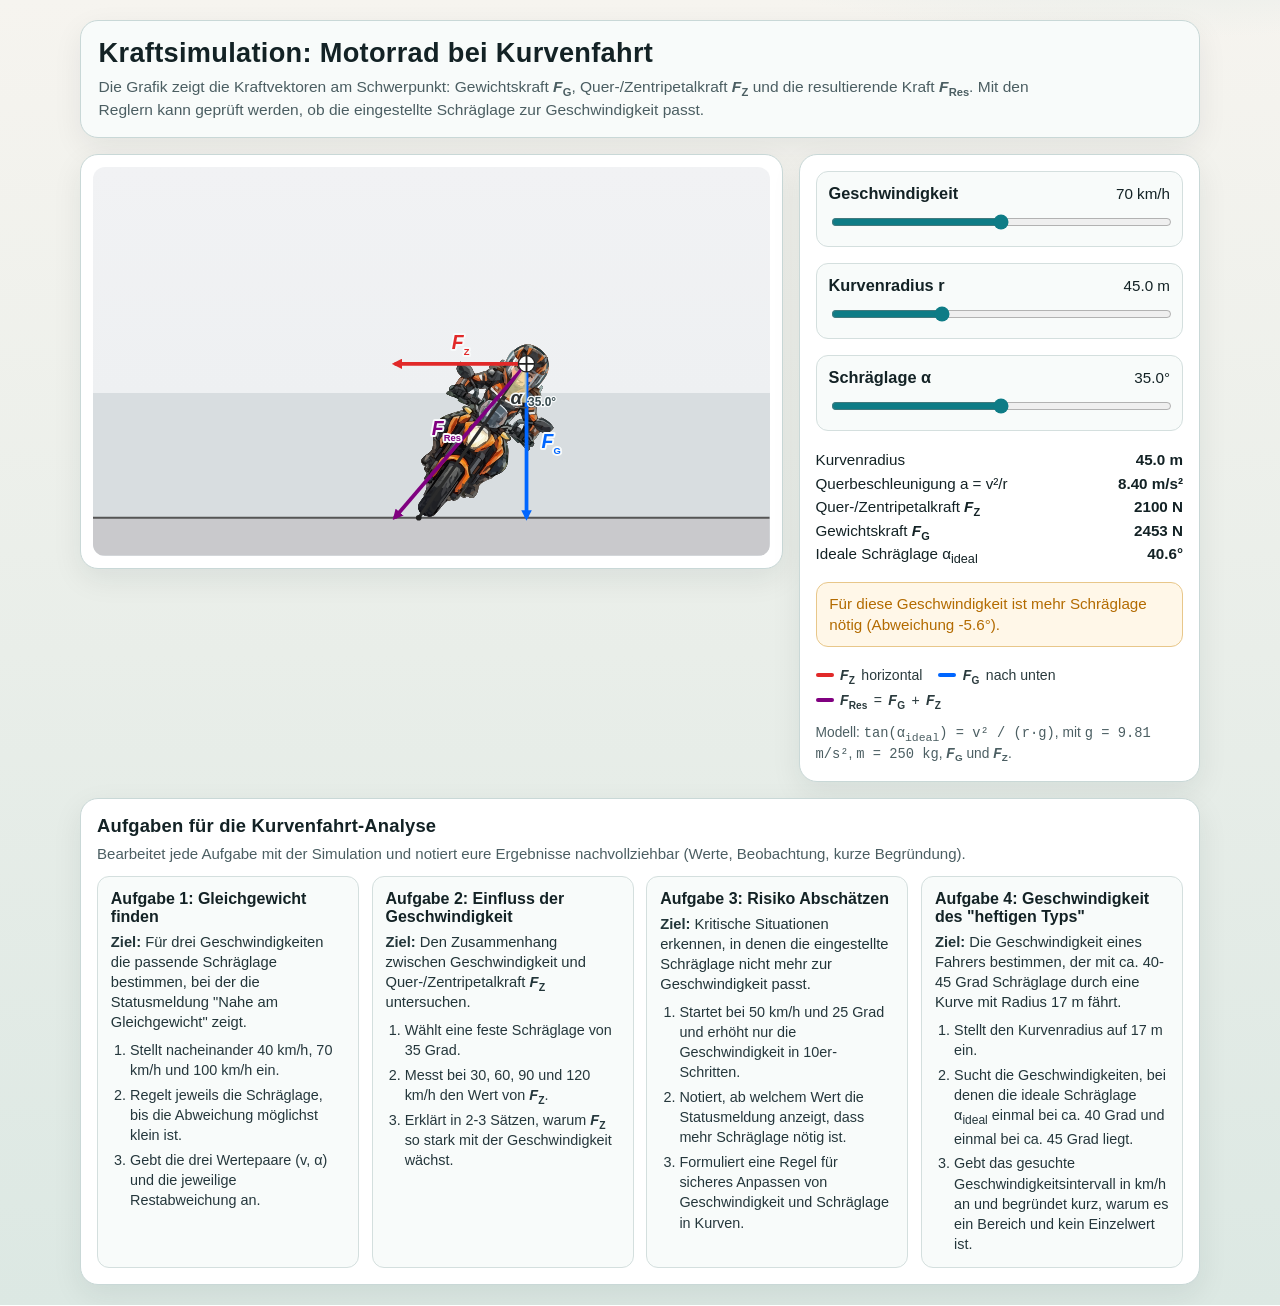
<file: index.html>
﻿<!doctype html>
<html lang="de">
<head>
  <meta charset="utf-8">
  <meta name="viewport" content="width=device-width, initial-scale=1">
  <title>Motorrad in der Kurve - Kraftsimulation</title>
  <style>
    :root {
      --bg-top: #f6f4ef;
      --bg-bottom: #dce8e3;
      --panel: #ffffff;
      --ink: #132225;
      --muted: #4b5e62;
      --accent: #0e7c86;
      --good: #1d7a36;
      --warn: #b36b00;
      --danger: #b3002d;
      --force-g: #0066ff;
      --force-z: #e12929;
      --force-r: #800080;
    }

    * {
      box-sizing: border-box;
    }

    body {
      margin: 0;
      min-height: 100vh;
      font-family: "Bahnschrift", "Trebuchet MS", "Segoe UI", sans-serif;
      color: var(--ink);
      background:
        radial-gradient(1200px 500px at 90% -20%, #bfd8d8 0%, transparent 60%),
        linear-gradient(180deg, var(--bg-top), var(--bg-bottom));
    }

    .page {
      max-width: 1160px;
      margin: 0 auto;
      padding: 1.25rem;
      display: grid;
      gap: 1rem;
    }

    .hero {
      background: #f8fbfa;
      border: 1px solid #c9d8d7;
      border-radius: 18px;
      padding: 1rem 1.1rem;
      box-shadow: 0 10px 30px rgba(12, 35, 44, 0.07);
    }

    h1 {
      margin: 0;
      font-weight: 700;
      letter-spacing: 0.3px;
      font-size: clamp(1.15rem, 2.2vw, 1.7rem);
    }

    .subtitle {
      margin: 0.45rem 0 0;
      color: var(--muted);
      font-size: 0.97rem;
      line-height: 1.45;
      max-width: min(100%, 112ch);
    }

    .layout {
      display: grid;
      gap: 1rem;
      grid-template-columns: minmax(0, 1.4fr) minmax(280px, 0.8fr);
      align-items: start;
    }

    .card {
      background: var(--panel);
      border: 1px solid #c9d8d7;
      border-radius: 18px;
      box-shadow: 0 10px 30px rgba(12, 35, 44, 0.08);
      overflow: hidden;
    }

    .sim-wrap {
      padding: 0.75rem;
    }

    svg {
      width: 100%;
      height: auto;
      display: block;
      border-radius: 12px;
      background: linear-gradient(180deg, #f1f2f4 0%, #eef0f2 58%, #d8dde0 58%, #d8dde0 100%);
    }

    .bike-image {
      pointer-events: none;
      image-rendering: auto;
    }

    .controls {
      padding: 1rem;
      display: grid;
      gap: 1rem;
    }

    .control {
      border: 1px solid #d4dfde;
      border-radius: 12px;
      padding: 0.75rem;
      background: #f8fbfa;
    }

    .label-line {
      display: flex;
      justify-content: space-between;
      gap: 0.5rem;
      align-items: baseline;
      font-size: 0.95rem;
      margin-bottom: 0.55rem;
    }

    .label-line strong {
      font-size: 1.02rem;
    }

    input[type="range"] {
      width: 100%;
      accent-color: var(--accent);
      cursor: pointer;
    }

    .facts {
      display: grid;
      gap: 0.4rem;
      margin-top: 0.3rem;
      font-size: 0.95rem;
    }

    .facts div {
      display: flex;
      justify-content: space-between;
      gap: 0.5rem;
    }

    .facts span:last-child {
      font-variant-numeric: tabular-nums;
      font-weight: 600;
    }

    .status {
      border-radius: 12px;
      padding: 0.7rem 0.8rem;
      border: 1px solid #ced9d8;
      background: #f9fbfa;
      font-size: 0.95rem;
      line-height: 1.35;
    }

    .status.good {
      border-color: #8dc29c;
      background: #ecf8f0;
      color: var(--good);
    }

    .status.warn {
      border-color: #e8c78a;
      background: #fff7e8;
      color: var(--warn);
    }

    .legend {
      display: flex;
      flex-wrap: wrap;
      gap: 0.55rem 1rem;
      font-size: 0.88rem;
      color: #2a3a3d;
      margin-top: 0.25rem;
    }

    .chip {
      display: inline-flex;
      align-items: center;
      gap: 0.4rem;
    }

    .force-symbol {
      font-style: italic;
      font-weight: 700;
      letter-spacing: 0.2px;
    }

    .force-symbol sub {
      font-size: 0.72em;
      vertical-align: -0.35em;
      line-height: 0;
      font-style: normal;
      letter-spacing: 0;
    }

    .line-dot {
      width: 18px;
      height: 4px;
      border-radius: 99px;
      display: inline-block;
    }

    .muted {
      color: var(--muted);
      font-size: 0.86rem;
      line-height: 1.35;
      margin: 0;
    }

    .vector-label {
      font-weight: 700;
      font-size: 31px;
      font-style: italic;
      paint-order: stroke fill;
      stroke: #f7fafb;
      stroke-width: 6;
      stroke-linejoin: round;
    }

    .vector-label tspan {
      font-size: 15px;
      font-style: normal;
      font-weight: 700;
    }

    .alpha-label {
      font-size: 30px;
      font-style: italic;
      font-weight: 700;
      fill: #2c3032;
      paint-order: stroke fill;
      stroke: #f7fafb;
      stroke-width: 5;
    }

    .alpha-value {
      font-size: 19px;
      fill: #37494d;
      font-weight: 700;
      paint-order: stroke fill;
      stroke: #f7fafb;
      stroke-width: 4;
    }

    .tasks {
      background: var(--panel);
      border: 1px solid #c9d8d7;
      border-radius: 18px;
      box-shadow: 0 10px 30px rgba(12, 35, 44, 0.08);
      padding: 1rem;
    }

    .tasks h2 {
      margin: 0;
      font-size: 1.15rem;
      letter-spacing: 0.2px;
    }

    .tasks-intro {
      margin: 0.35rem 0 0.8rem;
      color: var(--muted);
      font-size: 0.94rem;
      line-height: 1.4;
    }

    .task-grid {
      display: grid;
      gap: 0.8rem;
      grid-template-columns: repeat(auto-fit, minmax(250px, 1fr));
    }

    .task-item {
      border: 1px solid #d4dfde;
      border-radius: 12px;
      background: #f8fbfa;
      padding: 0.8rem;
    }

    .task-item h3 {
      margin: 0 0 0.45rem;
      font-size: 1rem;
    }

    .task-goal {
      margin: 0 0 0.45rem;
      font-size: 0.92rem;
      line-height: 1.35;
      color: #223539;
    }

    .task-item ol {
      margin: 0;
      padding-left: 1.2rem;
      font-size: 0.9rem;
      line-height: 1.4;
      color: #25373c;
    }

    .task-item li + li {
      margin-top: 0.28rem;
    }

    @media (max-width: 980px) {
      .subtitle {
        max-width: 75ch;
      }

      .layout {
        grid-template-columns: 1fr;
      }

      .task-grid {
        grid-template-columns: 1fr;
      }
    }
  </style>
</head>
<body>
  <main class="page">
    <section class="hero">
      <h1>Kraftsimulation: Motorrad bei Kurvenfahrt</h1>
      <p class="subtitle">
        Die Grafik zeigt die Kraftvektoren am Schwerpunkt: Gewichtskraft <strong class="force-symbol">F<sub>G</sub></strong>, Quer-/Zentripetalkraft <strong class="force-symbol">F<sub>Z</sub></strong> und die resultierende Kraft <strong class="force-symbol">F<sub>Res</sub></strong>.
        Mit den Reglern kann geprüft werden, ob die eingestellte Schräglage zur Geschwindigkeit passt.
      </p>
    </section>

    <section class="layout">
      <article class="card sim-wrap" aria-label="Simulation">
        <svg id="simSvg" viewBox="-180 0 1080 620" role="img" aria-label="Motorrad mit Kraftpfeilen in der Kurve">
          <defs>
            <marker id="arrowRed" markerWidth="2.8" markerHeight="2.8" refX="2.0" refY="1.4" orient="auto">
              <path d="M0,0 L2.8,1.4 L0,2.8 Z" fill="#e12929"></path>
            </marker>
            <marker id="arrowOrange" markerWidth="2.8" markerHeight="2.8" refX="2.0" refY="1.4" orient="auto">
              <path d="M0,0 L2.8,1.4 L0,2.8 Z" fill="#0066ff"></path>
            </marker>
            <marker id="arrowBlack" markerWidth="2.8" markerHeight="2.8" refX="2.0" refY="1.4" orient="auto">
              <path d="M0,0 L2.8,1.4 L0,2.8 Z" fill="#800080"></path>
            </marker>
          </defs>

          <rect x="-180" y="560" width="1080" height="60" fill="#c9c9cc"></rect>
          <line x1="-180" y1="560" x2="900" y2="560" stroke="#555" stroke-width="3"></line>

          <g id="bike" transform="translate(340 560) rotate(25)">
            <image class="bike-image" href="bike.svg" x="-320" y="-349" width="640" height="349" preserveAspectRatio="xMidYMax meet"></image>
          </g>

          <line id="vertical" x1="440" y1="260" x2="440" y2="560" stroke="#333" stroke-width="2.3" stroke-dasharray="12 9"></line>
          <line id="bikeAxis" x1="440" y1="260" x2="340" y2="560" stroke="#2b2b2b" stroke-width="5"></line>

          <line id="fz" x1="440" y1="260" x2="320" y2="260" stroke="#e12929" stroke-width="6" marker-end="url(#arrowRed)"></line>
          <line id="fg" x1="440" y1="260" x2="440" y2="420" stroke="#0066ff" stroke-width="6" marker-end="url(#arrowOrange)"></line>
          <line id="fres" x1="440" y1="260" x2="320" y2="420" stroke="#800080" stroke-width="6" marker-end="url(#arrowBlack)"></line>

          <text id="labelFz" class="vector-label" text-anchor="middle" x="310" y="240" fill="#e12929">F<tspan baseline-shift="sub">Z</tspan></text>
          <text id="labelFg" class="vector-label" x="450" y="435" fill="#0066ff">F<tspan baseline-shift="sub">G</tspan></text>
          <text id="labelFr" class="vector-label" text-anchor="middle" x="315" y="432" fill="#800080">F<tspan baseline-shift="sub">Res</tspan></text>

          <path id="alphaSector" d="" fill="#f7e9a8" fill-opacity="0.68"></path>
          <path id="alphaArc" d="" fill="none" stroke="#555" stroke-width="2.5"></path>
          <text id="alphaText" class="alpha-label" x="455" y="320">α</text>
          <text id="alphaValueText" class="alpha-value" x="472" y="336">35.0°</text>

          <circle id="comOuter" cx="440" cy="260" r="13" fill="#fff" stroke="#222" stroke-width="2"></circle>
          <path id="comCross" d="M440 247 v26 M427 260 h26" stroke="#222" stroke-width="3"></path>

          <circle cx="340" cy="560" r="4.5" fill="#1f1f1f"></circle>
        </svg>
      </article>

      <aside class="card controls" aria-label="Steuerung">
        <div class="control">
          <div class="label-line">
            <strong>Geschwindigkeit</strong>
            <span id="speedValue">70 km/h</span>
          </div>
          <input id="speed" type="range" min="10" max="130" step="1" value="70" aria-label="Geschwindigkeit in Kilometer pro Stunde">
        </div>

        <div class="control">
          <div class="label-line">
            <strong>Kurvenradius r</strong>
            <span id="radiusSliderValue">45.0 m</span>
          </div>
          <input id="radius" type="range" min="10" max="120" step="1" value="45" aria-label="Kurvenradius in Meter">
        </div>

        <div class="control">
          <div class="label-line">
            <strong>Schräglage α</strong>
            <span id="leanValue">35.0°</span>
          </div>
          <input id="lean" type="range" min="0" max="70" step="0.5" value="35" aria-label="Schräglage in Grad">
        </div>

        <div class="facts" aria-live="polite">
          <div><span>Kurvenradius</span><span id="radiusValue">45.0 m</span></div>
          <div><span>Querbeschleunigung a = v²/r</span><span id="aValue">0.00 m/s²</span></div>
          <div><span>Quer-/Zentripetalkraft <span class="force-symbol">F<sub>Z</sub></span></span><span id="fzValue">0 N</span></div>
          <div><span>Gewichtskraft <span class="force-symbol">F<sub>G</sub></span></span><span id="fgValue">0 N</span></div>
          <div><span>Ideale Schräglage α<sub>ideal</sub></span><span id="idealValue">0.0°</span></div>
        </div>

        <div id="status" class="status warn"></div>

        <div class="legend" aria-hidden="true">
          <span class="chip"><span class="line-dot" style="background: var(--force-z)"></span><span class="force-symbol">F<sub>Z</sub></span> horizontal</span>
          <span class="chip"><span class="line-dot" style="background: var(--force-g)"></span><span class="force-symbol">F<sub>G</sub></span> nach unten</span>
          <span class="chip"><span class="line-dot" style="background: var(--force-r)"></span><span class="force-symbol">F<sub>Res</sub></span> = <span class="force-symbol">F<sub>G</sub></span> + <span class="force-symbol">F<sub>Z</sub></span></span>
        </div>

        <p class="muted">Modell: <code>tan(α<sub>ideal</sub>) = v² / (r·g)</code>, mit <code>g = 9.81 m/s²</code>, <code>m = 250 kg</code>, <span class="force-symbol">F<sub>G</sub></span> und <span class="force-symbol">F<sub>Z</sub></span>.</p>
      </aside>
    </section>

    <section class="tasks" aria-label="Aufgaben für den Unterricht">
      <h2>Aufgaben für die Kurvenfahrt-Analyse</h2>
      <p class="tasks-intro">Bearbeitet jede Aufgabe mit der Simulation und notiert eure Ergebnisse nachvollziehbar (Werte, Beobachtung, kurze Begründung).</p>

      <div class="task-grid">
        <article class="task-item">
          <h3>Aufgabe 1: Gleichgewicht finden</h3>
          <p class="task-goal"><strong>Ziel:</strong> Für drei Geschwindigkeiten die passende Schräglage bestimmen, bei der die Statusmeldung "Nahe am Gleichgewicht" zeigt.</p>
          <ol>
            <li>Stellt nacheinander 40 km/h, 70 km/h und 100 km/h ein.</li>
            <li>Regelt jeweils die Schräglage, bis die Abweichung möglichst klein ist.</li>
            <li>Gebt die drei Wertepaare (v, α) und die jeweilige Restabweichung an.</li>
          </ol>
        </article>

        <article class="task-item">
          <h3>Aufgabe 2: Einfluss der Geschwindigkeit</h3>
          <p class="task-goal"><strong>Ziel:</strong> Den Zusammenhang zwischen Geschwindigkeit und Quer-/Zentripetalkraft <span class="force-symbol">F<sub>Z</sub></span> untersuchen.</p>
          <ol>
            <li>Wählt eine feste Schräglage von 35 Grad.</li>
            <li>Messt bei 30, 60, 90 und 120 km/h den Wert von <span class="force-symbol">F<sub>Z</sub></span>.</li>
            <li>Erklärt in 2-3 Sätzen, warum <span class="force-symbol">F<sub>Z</sub></span> so stark mit der Geschwindigkeit wächst.</li>
          </ol>
        </article>

        <article class="task-item">
          <h3>Aufgabe 3: Risiko Abschätzen</h3>
          <p class="task-goal"><strong>Ziel:</strong> Kritische Situationen erkennen, in denen die eingestellte Schräglage nicht mehr zur Geschwindigkeit passt.</p>
          <ol>
            <li>Startet bei 50 km/h und 25 Grad und erhöht nur die Geschwindigkeit in 10er-Schritten.</li>
            <li>Notiert, ab welchem Wert die Statusmeldung anzeigt, dass mehr Schräglage nötig ist.</li>
            <li>Formuliert eine Regel für sicheres Anpassen von Geschwindigkeit und Schräglage in Kurven.</li>
          </ol>
        </article>

        <article class="task-item">
          <h3>Aufgabe 4: Geschwindigkeit des "heftigen Typs"</h3>
          <p class="task-goal"><strong>Ziel:</strong> Die Geschwindigkeit eines Fahrers bestimmen, der mit ca. 40-45 Grad Schräglage durch eine Kurve mit Radius 17 m fährt.</p>
          <ol>
            <li>Stellt den Kurvenradius auf 17 m ein.</li>
            <li>Sucht die Geschwindigkeiten, bei denen die ideale Schräglage α<sub>ideal</sub> einmal bei ca. 40 Grad und einmal bei ca. 45 Grad liegt.</li>
            <li>Gebt das gesuchte Geschwindigkeitsintervall in km/h an und begründet kurz, warum es ein Bereich und kein Einzelwert ist.</li>
          </ol>
        </article>
      </div>
    </section>
  </main>

  <script>
    const g = 9.81;
    const mass = 250;
    const contactX = 340;
    const contactY = 560;
    const comDistance = 300;

    const speed = document.getElementById("speed");
    const radiusSlider = document.getElementById("radius");
    const lean = document.getElementById("lean");

    const speedValue = document.getElementById("speedValue");
    const radiusSliderValue = document.getElementById("radiusSliderValue");
    const leanValue = document.getElementById("leanValue");
    const radiusValue = document.getElementById("radiusValue");
    const aValue = document.getElementById("aValue");
    const fzValue = document.getElementById("fzValue");
    const fgValue = document.getElementById("fgValue");
    const idealValue = document.getElementById("idealValue");
    const status = document.getElementById("status");

    const bike = document.getElementById("bike");
    const vertical = document.getElementById("vertical");
    const bikeAxis = document.getElementById("bikeAxis");
    const alphaSector = document.getElementById("alphaSector");
    const alphaArc = document.getElementById("alphaArc");
    const alphaText = document.getElementById("alphaText");
    const alphaValueText = document.getElementById("alphaValueText");

    const fzLine = document.getElementById("fz");
    const fgLine = document.getElementById("fg");
    const frLine = document.getElementById("fres");

    const labelFz = document.getElementById("labelFz");
    const labelFg = document.getElementById("labelFg");
    const labelFr = document.getElementById("labelFr");

    const comOuter = document.getElementById("comOuter");
    const comCross = document.getElementById("comCross");

    function setLine(el, x1, y1, x2, y2) {
      el.setAttribute("x1", x1.toFixed(2));
      el.setAttribute("y1", y1.toFixed(2));
      el.setAttribute("x2", x2.toFixed(2));
      el.setAttribute("y2", y2.toFixed(2));
    }

    function setCom(x, y) {
      comOuter.setAttribute("cx", x.toFixed(2));
      comOuter.setAttribute("cy", y.toFixed(2));
      comCross.setAttribute("d", `M${(x).toFixed(2)} ${(y - 13).toFixed(2)} v26 M${(x - 13).toFixed(2)} ${(y).toFixed(2)} h26`);
    }

    function setArc(cx, cy, radiusPx, startAngle, endAngle) {
      const x1 = cx + radiusPx * Math.cos(startAngle);
      const y1 = cy + radiusPx * Math.sin(startAngle);
      const x2 = cx + radiusPx * Math.cos(endAngle);
      const y2 = cy + radiusPx * Math.sin(endAngle);
      const largeArcFlag = Math.abs(endAngle - startAngle) > Math.PI ? 1 : 0;
      const sweepFlag = endAngle > startAngle ? 1 : 0;
      alphaArc.setAttribute("d", `M ${x1.toFixed(2)} ${y1.toFixed(2)} A ${radiusPx} ${radiusPx} 0 ${largeArcFlag} ${sweepFlag} ${x2.toFixed(2)} ${y2.toFixed(2)}`);
    }

    function setSector(cx, cy, radiusPx, startAngle, endAngle) {
      const x1 = cx + radiusPx * Math.cos(startAngle);
      const y1 = cy + radiusPx * Math.sin(startAngle);
      const x2 = cx + radiusPx * Math.cos(endAngle);
      const y2 = cy + radiusPx * Math.sin(endAngle);
      const largeArcFlag = Math.abs(endAngle - startAngle) > Math.PI ? 1 : 0;
      const sweepFlag = endAngle > startAngle ? 1 : 0;
      alphaSector.setAttribute("d", `M ${cx.toFixed(2)} ${cy.toFixed(2)} L ${x1.toFixed(2)} ${y1.toFixed(2)} A ${radiusPx} ${radiusPx} 0 ${largeArcFlag} ${sweepFlag} ${x2.toFixed(2)} ${y2.toFixed(2)} Z`);
    }

    function update() {
      const speedKmh = Number(speed.value);
      const radius = Number(radiusSlider.value);
      const alphaDeg = Number(lean.value);
      const v = speedKmh / 3.6;
      const alphaRad = alphaDeg * Math.PI / 180;

      const aSide = (v * v) / radius;
      const fz = mass * aSide;
      const fg = mass * g;
      const ratio = aSide / g;

      const idealRad = Math.atan(ratio);
      const idealDeg = idealRad * 180 / Math.PI;
      const diff = alphaDeg - idealDeg;

      const comX = contactX + Math.sin(alphaRad) * comDistance;
      const comY = contactY - Math.cos(alphaRad) * comDistance;

      bike.setAttribute("transform", `translate(${contactX} ${contactY}) rotate(${alphaDeg.toFixed(2)})`);

      setLine(vertical, comX, comY, comX, contactY);
      setLine(bikeAxis, comX, comY, contactX, contactY);

      const startAngle = Math.PI / 2;
      const endAngle = Math.PI / 2 + alphaRad;
      const arcRadius = alphaDeg < 14 ? 88 : 70;
      const textRadius = alphaDeg < 12 ? arcRadius + 10 : arcRadius - 12;
      const midAngle = startAngle + alphaRad / 2;
      let alphaX = comX + textRadius * Math.cos(midAngle);
      let alphaY = comY + textRadius * Math.sin(midAngle);

      setSector(comX, comY, arcRadius - 8, startAngle, endAngle);
      setArc(comX, comY, arcRadius, startAngle, endAngle);
      if (alphaDeg < 6) {
        alphaX = comX + 52;
        alphaY = comY + 70;
      }
      alphaText.setAttribute("x", (alphaX - 8).toFixed(2));
      alphaText.setAttribute("y", (alphaY + 8).toFixed(2));
      alphaValueText.setAttribute("x", (alphaX + 20).toFixed(2));
      alphaValueText.setAttribute("y", (alphaY + 12).toFixed(2));
      alphaValueText.textContent = `${alphaDeg.toFixed(1)}°`;

      const lenGToGround = contactY - comY;
      const lenZ = lenGToGround * ratio;
      const endZx = comX - lenZ;
      const endZy = comY;
      const endGx = comX;
      const endGy = contactY;
      const endRx = comX - lenZ;
      const endRy = contactY;

      setLine(fzLine, comX, comY, endZx, endZy);
      setLine(fgLine, comX, comY, endGx, endGy);
      setLine(frLine, comX, comY, endRx, endRy);

      const midZx = (comX + endZx) / 2;
      const midGy = (comY + endGy) / 2;
      const midRx = (comX + endRx) / 2;
      const midRy = (comY + endRy) / 2;
      const vecRx = endRx - comX;
      const vecRy = endRy - comY;
      const vecRLen = Math.hypot(vecRx, vecRy) || 1;
      const normRx = -vecRy / vecRLen;
      const normRy = vecRx / vecRLen;

      labelFz.setAttribute("x", (midZx).toFixed(2));
      labelFz.setAttribute("y", (endZy - 24).toFixed(2));
      labelFg.setAttribute("x", (endGx + 24).toFixed(2));
      labelFg.setAttribute("y", (midGy + 12).toFixed(2));
      labelFr.setAttribute("x", (midRx + normRx * 30).toFixed(2));
      labelFr.setAttribute("y", (midRy + normRy * 30 + 11).toFixed(2));

      setCom(comX, comY);

      speedValue.textContent = `${speedKmh.toFixed(0)} km/h`;
      radiusSliderValue.textContent = `${radius.toFixed(1)} m`;
      leanValue.textContent = `${alphaDeg.toFixed(1)}°`;
      radiusValue.textContent = `${radius.toFixed(1)} m`;
      aValue.textContent = `${aSide.toFixed(2)} m/s²`;
      fzValue.textContent = `${fz.toFixed(0)} N`;
      fgValue.textContent = `${fg.toFixed(0)} N`;
      idealValue.textContent = `${idealDeg.toFixed(1)}°`;

      if (Math.abs(diff) <= 2) {
        status.className = "status good";
        status.textContent = `Nahe am Gleichgewicht: α stimmt gut mit α_ideal überein (Abweichung ${diff.toFixed(1)}°).`;
      } else if (diff > 2) {
        status.className = "status warn";
        status.textContent = `Motorrad ist stärker geneigt als für diese Geschwindigkeit nötig (Abweichung +${diff.toFixed(1)}°).`;
      } else {
        status.className = "status warn";
        status.textContent = `Für diese Geschwindigkeit ist mehr Schräglage nötig (Abweichung ${diff.toFixed(1)}°).`;
      }
    }

    speed.addEventListener("input", update);
    radiusSlider.addEventListener("input", update);
    lean.addEventListener("input", update);
    update();
  </script>
</body>
</html>
</file>
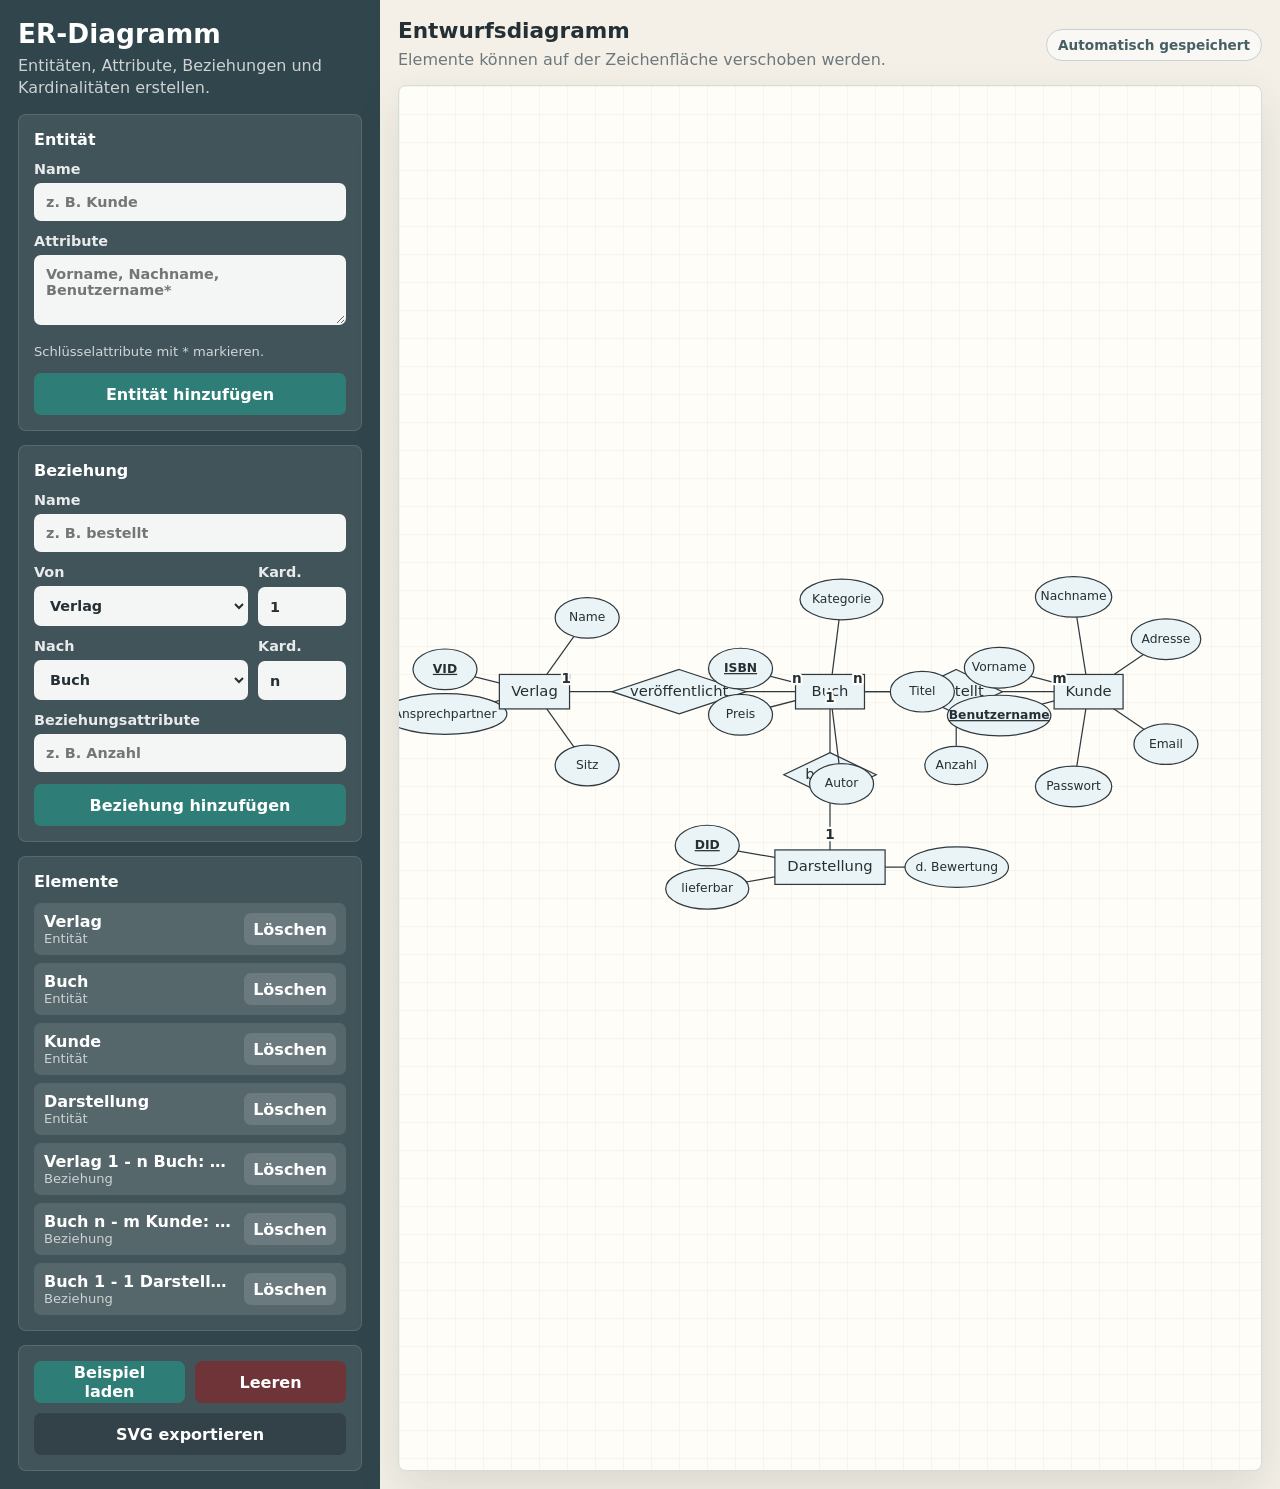
<file: Datenbanken/index.html>
<!doctype html>
<html lang="de">
  <head>
    <meta charset="utf-8">
    <meta name="viewport" content="width=device-width, initial-scale=1">
    <title>ER-Diagramm Editor</title>
    <link rel="stylesheet" href="styles.css">
  </head>
  <body>
    <main class="app">
      <aside class="sidebar" aria-label="Werkzeuge">
        <header class="brand">
          <div>
            <h1>ER-Diagramm</h1>
            <p>Entitäten, Attribute, Beziehungen und Kardinalitäten erstellen.</p>
          </div>
        </header>

        <section class="panel">
          <h2>Entität</h2>
          <form id="entity-form" class="form">
            <label>
              Name
              <input id="entity-name" type="text" placeholder="z. B. Kunde" autocomplete="off" required>
            </label>
            <label>
              Attribute
              <textarea id="entity-attributes" rows="3" placeholder="Vorname, Nachname, Benutzername*"></textarea>
            </label>
            <p class="hint">Schlüsselattribute mit * markieren.</p>
            <button type="submit">Entität hinzufügen</button>
          </form>
        </section>

        <section class="panel">
          <h2>Beziehung</h2>
          <form id="relationship-form" class="form">
            <label>
              Name
              <input id="relationship-name" type="text" placeholder="z. B. bestellt" autocomplete="off" required>
            </label>
            <div class="split">
              <label>
                Von
                <select id="relationship-from" required></select>
              </label>
              <label>
                Kard.
                <input id="relationship-from-cardinality" type="text" value="1" autocomplete="off" required>
              </label>
            </div>
            <div class="split">
              <label>
                Nach
                <select id="relationship-to" required></select>
              </label>
              <label>
                Kard.
                <input id="relationship-to-cardinality" type="text" value="n" autocomplete="off" required>
              </label>
            </div>
            <label>
              Beziehungsattribute
              <input id="relationship-attributes" type="text" placeholder="z. B. Anzahl">
            </label>
            <button type="submit">Beziehung hinzufügen</button>
          </form>
        </section>

        <section class="panel">
          <h2>Elemente</h2>
          <div id="items-list" class="items-list" aria-live="polite"></div>
        </section>

        <section class="panel compact">
          <div class="toolbar">
            <button id="sample-button" type="button">Beispiel laden</button>
            <button id="clear-button" type="button">Leeren</button>
          </div>
          <button id="export-button" type="button" class="secondary">SVG exportieren</button>
        </section>
      </aside>

      <section class="workspace" aria-label="Diagrammfläche">
        <div class="workspace-head">
          <div>
            <h2>Entwurfsdiagramm</h2>
            <p>Elemente können auf der Zeichenfläche verschoben werden.</p>
          </div>
          <div class="status" id="status">Automatisch gespeichert</div>
        </div>
        <div class="canvas-wrap">
          <svg id="diagram" viewBox="0 0 1400 850" role="img" aria-label="ER-Diagramm Zeichenfläche">
            <defs>
              <marker id="line-dot" markerWidth="8" markerHeight="8" refX="4" refY="4">
                <circle cx="4" cy="4" r="2" fill="#2f3a3f"></circle>
              </marker>
            </defs>
            <g id="diagram-layer"></g>
          </svg>
        </div>
      </section>
    </main>

    <script src="app.js"></script>
  </body>
</html>
</file>
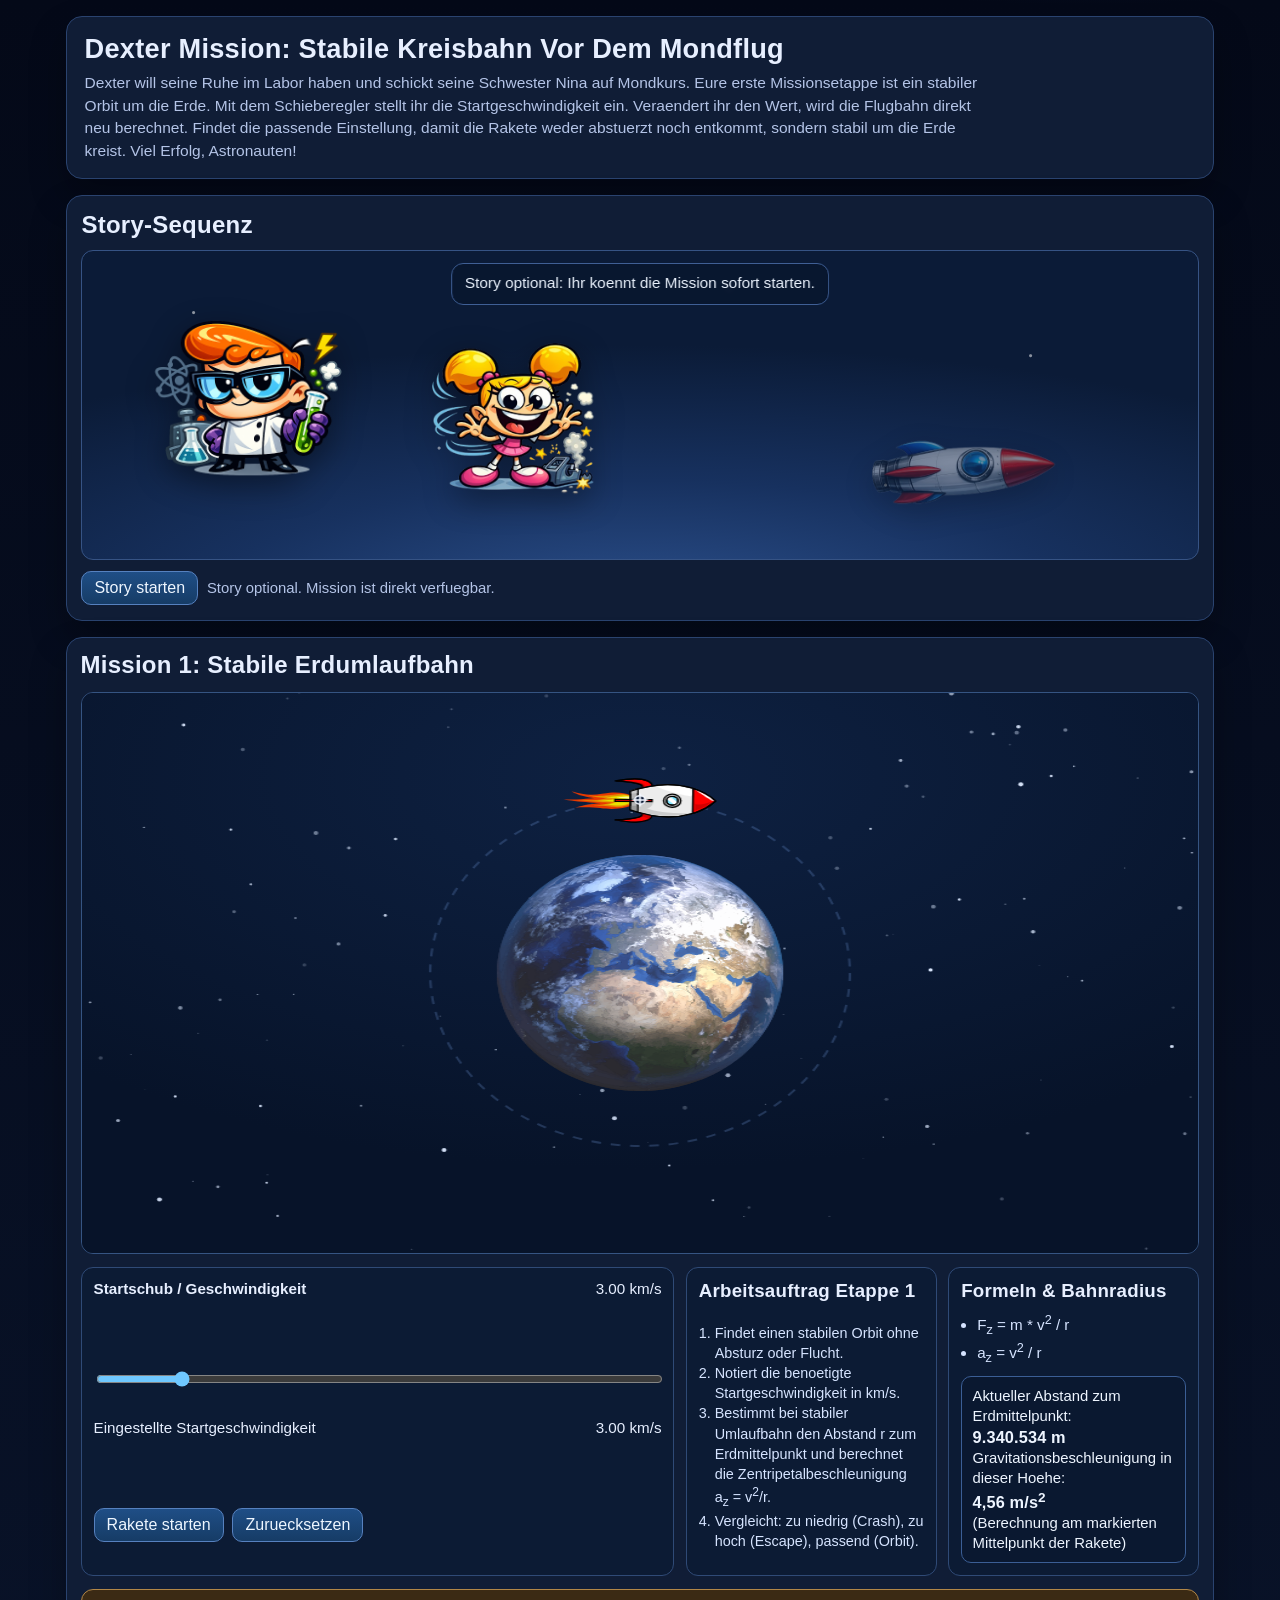
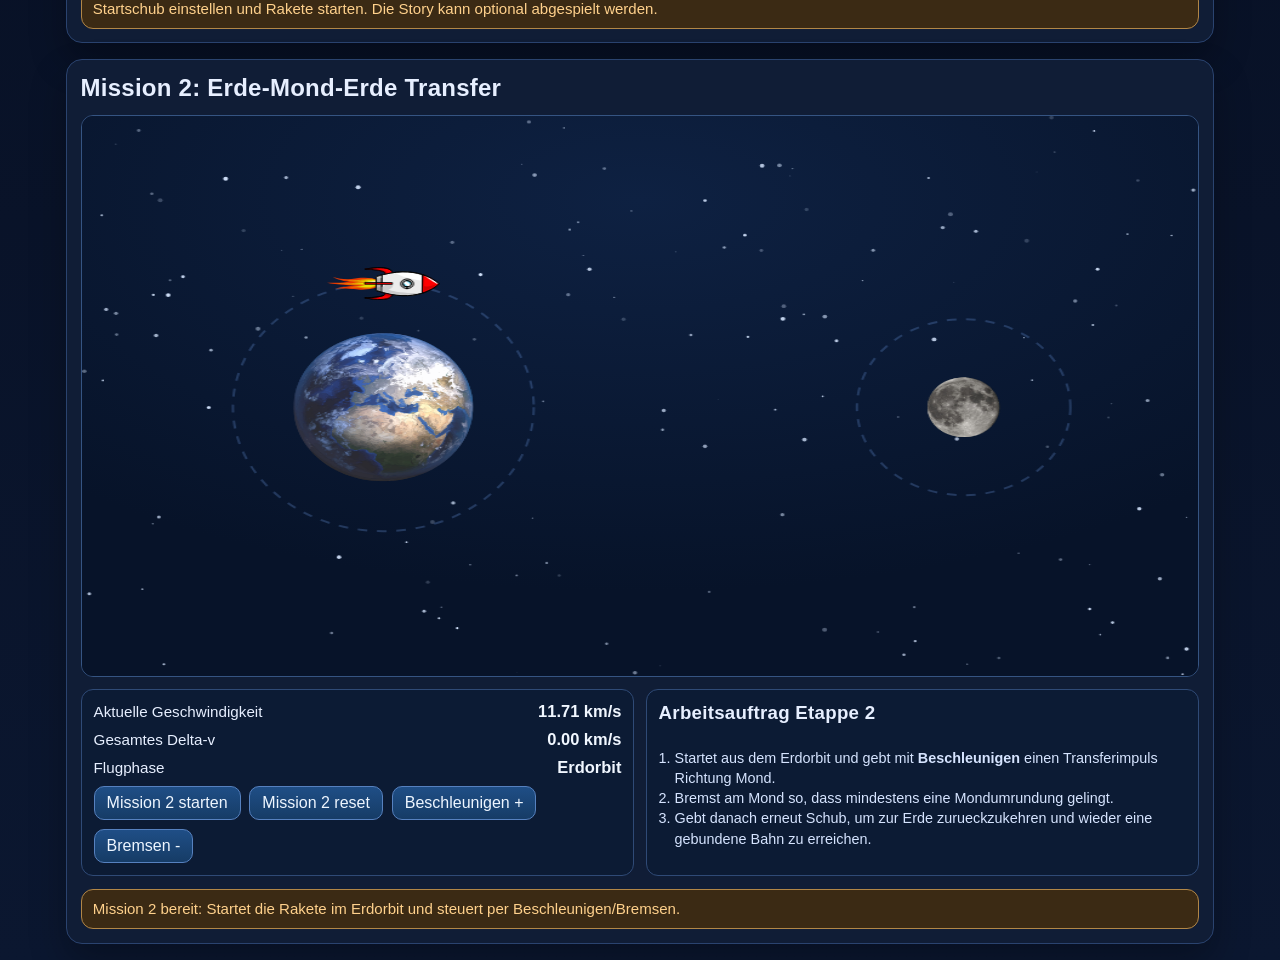
<file: rocket/index.html>
﻿<!doctype html>
<html lang="de">
<head>
  <meta charset="utf-8">
  <meta name="viewport" content="width=device-width, initial-scale=1">
  <title>Dexter Mission: Orbit Zur Mondroute</title>
  <style>
    :root {
      --bg-a: #040918;
      --bg-b: #0b1730;
      --card: #101d36;
      --line: #2a436f;
      --ink: #e7efff;
      --muted: #b4c4e7;
      --good: #8de7b0;
      --warn: #ffd18c;
      --bad: #ff9ea6;
      --accent: #6fc8ff;
    }

    * {
      box-sizing: border-box;
    }

    body {
      margin: 0;
      min-height: 100vh;
      font-family: "Bahnschrift", "Trebuchet MS", "Segoe UI", sans-serif;
      color: var(--ink);
      background:
        radial-gradient(1200px 450px at 85% -10%, #1c3560 0%, transparent 58%),
        linear-gradient(180deg, var(--bg-a), var(--bg-b));
    }

    main {
      max-width: 1180px;
      margin: 0 auto;
      padding: 1rem;
      display: grid;
      gap: 1rem;
    }

    .card {
      background: var(--card);
      border: 1px solid var(--line);
      border-radius: 16px;
      box-shadow: 0 18px 36px rgba(0, 0, 0, 0.28);
      overflow: hidden;
    }

    .hero {
      padding: 1rem 1.1rem;
    }

    h1, h2, h3 {
      margin: 0;
      letter-spacing: 0.25px;
    }

    h1 {
      font-size: clamp(1.15rem, 2.2vw, 1.7rem);
    }

    .subtitle {
      margin: 0.45rem 0 0;
      line-height: 1.45;
      color: var(--muted);
      max-width: 105ch;
      font-size: 0.97rem;
    }

    .story {
      padding: 0.9rem;
      display: grid;
      gap: 0.7rem;
    }

    .story-scene {
      position: relative;
      min-height: 310px;
      border-radius: 12px;
      border: 1px solid #365384;
      background:
        radial-gradient(900px 260px at 50% 115%, #2b4f8b 0%, #17315f 48%, #0b1b37 100%);
      overflow: hidden;
    }

    .story-scene::before {
      content: "";
      position: absolute;
      inset: 0;
      background-image:
        radial-gradient(circle at 10% 20%, rgba(255,255,255,0.85) 0 1px, transparent 2px),
        radial-gradient(circle at 32% 64%, rgba(255,255,255,0.75) 0 1px, transparent 2px),
        radial-gradient(circle at 58% 12%, rgba(255,255,255,0.75) 0 1px, transparent 2px),
        radial-gradient(circle at 85% 34%, rgba(255,255,255,0.8) 0 1px, transparent 2px),
        radial-gradient(circle at 72% 76%, rgba(255,255,255,0.7) 0 1px, transparent 2px);
      opacity: 0.65;
      pointer-events: none;
    }

    .character,
    .story-rocket {
      position: absolute;
      bottom: 12px;
      object-fit: contain;
      transform-origin: 50% 100%;
      user-select: none;
      pointer-events: none;
      filter: drop-shadow(0 10px 16px rgba(0, 0, 0, 0.45));
      transition: transform 1.2s ease, opacity 1.2s ease;
    }

    #dexterSprite {
      left: 4%;
      width: min(250px, 28vw);
      height: 280px;
    }

    #deedeeSprite {
      left: 29%;
      width: min(210px, 25vw);
      height: 250px;
    }

    #storyRocket {
      right: 6%;
      width: min(340px, 36vw);
      height: 190px;
      opacity: 0.45;
      transform: translateY(20px) scale(0.95);
    }

    #storyRocket.ready {
      opacity: 1;
      transform: translateY(0) scale(1);
    }

    #storyRocket.launch-ready {
      animation: rocket-hover 1.3s ease-in-out infinite;
    }

    #deedeeSprite.boarding {
      transform: translate(278px, 2px) scale(0.52);
      opacity: 0;
    }

    #dexterSprite.talking,
    #deedeeSprite.talking {
      animation: bicker 0.42s ease-in-out infinite alternate;
    }

    .speech {
      position: absolute;
      left: 50%;
      top: 12px;
      transform: translateX(-50%);
      max-width: 84%;
      padding: 0.6rem 0.8rem;
      border-radius: 12px;
      border: 1px solid #3f5f95;
      background: rgba(8, 23, 46, 0.78);
      color: #edf5ff;
      font-size: 0.96rem;
      line-height: 1.35;
      text-align: center;
      backdrop-filter: blur(3px);
    }

    .story-actions {
      display: flex;
      flex-wrap: wrap;
      gap: 0.55rem;
      align-items: center;
    }

    button {
      border: 1px solid #5681bf;
      background: linear-gradient(180deg, #1f4e86, #163c66);
      color: #eef6ff;
      border-radius: 10px;
      padding: 0.45rem 0.75rem;
      font: inherit;
      cursor: pointer;
    }

    button:hover {
      filter: brightness(1.08);
    }

    button:disabled {
      opacity: 0.48;
      cursor: not-allowed;
      filter: none;
    }

    .story-state {
      color: var(--muted);
      font-size: 0.93rem;
    }

    .mission {
      padding: 0.85rem;
      display: grid;
      gap: 0.8rem;
    }

    .sim-wrap {
      border: 1px solid #355482;
      border-radius: 12px;
      overflow: hidden;
      background: #070f21;
    }

    #orbitCanvas,
    #mission2Canvas {
      display: block;
      width: 100%;
      height: auto;
      max-height: 560px;
      background: radial-gradient(1200px 560px at 50% 15%, #0e2142 0%, #071329 70%);
    }

    .mission2-grid {
      display: grid;
      gap: 0.7rem;
      grid-template-columns: minmax(0, 1fr) minmax(0, 1fr);
    }

    .control-line strong.value {
      font-size: 1.03rem;
      color: #f1f7ff;
    }

    .control-grid {
      display: grid;
      gap: 0.7rem;
      grid-template-columns: minmax(0, 1.3fr) minmax(220px, 0.55fr) minmax(220px, 0.55fr);
    }

    .control-card {
      border: 1px solid #2f4a76;
      border-radius: 12px;
      background: #0c1b34;
      padding: 0.75rem;
      display: grid;
      gap: 0.55rem;
    }

    .control-line {
      display: flex;
      justify-content: space-between;
      gap: 0.5rem;
      align-items: baseline;
      font-size: 0.95rem;
    }

    input[type="range"] {
      width: 100%;
      accent-color: var(--accent);
      cursor: pointer;
    }

    .mission-msg {
      margin: 0;
      border: 1px solid #395989;
      border-radius: 12px;
      background: #0f203f;
      padding: 0.55rem 0.7rem;
      font-size: 0.94rem;
      line-height: 1.35;
      color: #e8f1ff;
    }

    .mission-msg.good {
      border-color: #4d8f68;
      background: #122e20;
      color: var(--good);
    }

    .mission-msg.warn {
      border-color: #b18647;
      background: #3b2a14;
      color: var(--warn);
    }

    .mission-msg.bad {
      border-color: #a55a64;
      background: #3a1a21;
      color: var(--bad);
    }

    .mission-list {
      margin: 0;
      padding-left: 1rem;
      color: #d6e4ff;
      font-size: 0.9rem;
      line-height: 1.4;
    }

    .formula-list {
      margin: 0;
      padding-left: 1rem;
      color: #d6e4ff;
      font-size: 0.95rem;
      line-height: 1.45;
    }

    .radius-readout {
      margin: 0;
      padding: 0.55rem 0.65rem;
      border-radius: 10px;
      border: 1px solid #3b5e95;
      background: #0a1830;
      color: #eef5ff;
      font-size: 0.93rem;
      line-height: 1.35;
    }

    .radius-readout strong {
      font-size: 1.02rem;
      letter-spacing: 0.15px;
    }

    @keyframes bicker {
      from { transform: rotate(-1.6deg); }
      to { transform: rotate(1.6deg); }
    }

    @keyframes rocket-hover {
      0%, 100% { transform: translateY(0) scale(1); }
      50% { transform: translateY(-8px) scale(1.01); }
    }

    @media (max-width: 980px) {
      .control-grid {
        grid-template-columns: 1fr;
      }

      .mission2-grid {
        grid-template-columns: 1fr;
      }

      #deedeeSprite.boarding {
        transform: translate(215px, 2px) scale(0.52);
      }
    }
  </style>
</head>
<body>
  <main>
    <section class="card hero">
      <h1>Dexter Mission: Stabile Kreisbahn Vor Dem Mondflug</h1>
      <p class="subtitle">
        Dexter will seine Ruhe im Labor haben und schickt seine Schwester Nina auf Mondkurs.
        Eure erste Missionsetappe ist ein stabiler Orbit um die Erde. Mit dem Schieberegler stellt ihr die Startgeschwindigkeit ein. Veraendert ihr den Wert, wird die Flugbahn direkt neu berechnet. Findet die passende Einstellung, damit die Rakete weder abstuerzt noch entkommt, sondern stabil um die Erde kreist. Viel Erfolg, Astronauten!
      </p>
    </section>

    <section class="card story" aria-label="Story-Sequenz">
      <h2>Story-Sequenz</h2>
      <div class="story-scene" id="storyScene">
        <img id="dexterSprite" class="character" src="img/dexter.png" alt="Dexter">
        <img id="deedeeSprite" class="character" src="img/deedee.png" alt="DeeDee">
        <img id="storyRocket" class="story-rocket" src="img/rocket.png" alt="Rakete">
        <div id="speechBubble" class="speech">Story optional: Ihr koennt die Mission sofort starten.</div>
      </div>
      <div class="story-actions">
        <button id="startStoryBtn" type="button">Story starten</button>
        <span id="storyState" class="story-state">Story optional. Mission ist direkt verfuegbar.</span>
      </div>
    </section>

    <section class="card mission" aria-label="Orbit-Simulation">
      <h2>Mission 1: Stabile Erdumlaufbahn</h2>
      <div class="sim-wrap">
        <canvas id="orbitCanvas" width="920" height="560"></canvas>
      </div>

      <div class="control-grid">
        <div class="control-card">
          <div class="control-line">
            <strong>Startschub / Geschwindigkeit</strong>
            <span id="thrustValue">3.00 km/s</span>
          </div>
          <input id="thrustSlider" type="range" min="1.5" max="12.0" step="0.05" value="3.0" aria-label="Startgeschwindigkeit in Kilometer pro Sekunde">
          <div class="control-line">
            <span>Eingestellte Startgeschwindigkeit</span>
            <span id="speedValue"></span>
          </div>
          <div class="story-actions">
            <button id="launchBtn" type="button">Rakete starten</button>
            <button id="resetBtn" type="button">Zuruecksetzen</button>
          </div>
        </div>

        <div class="control-card">
          <h3>Arbeitsauftrag Etappe 1</h3>
          <ol class="mission-list">
            <li>Findet einen stabilen Orbit ohne Absturz oder Flucht.</li>
            <li>Notiert die benoetigte Startgeschwindigkeit in km/s.</li>
            <li>Bestimmt bei stabiler Umlaufbahn den Abstand r zum Erdmittelpunkt und berechnet die Zentripetalbeschleunigung a<sub>z</sub> = v<sup>2</sup>/r.</li>
            <li>Vergleicht: zu niedrig (Crash), zu hoch (Escape), passend (Orbit).</li>
          </ol>
        </div>

        <div class="control-card">
          <h3>Formeln & Bahnradius</h3>
          <ul class="formula-list">
            <li>F<sub>z</sub> = m * v<sup>2</sup> / r</li>
            <li>a<sub>z</sub> = v<sup>2</sup> / r</li>
          </ul>
          <p class="radius-readout">
            Aktueller Abstand zum Erdmittelpunkt:<br>
            <strong id="radiusValue">9.064.385 m</strong>
            <br>
            Gravitationsbeschleunigung in dieser Hoehe:<br>
            <strong id="gravityValue">4,85 m/s<sup>2</sup></strong>
            <br>
            (Berechnung am markierten Mittelpunkt der Rakete)
          </p>
        </div>
      </div>

      <p id="missionMsg" class="mission-msg warn">Startschub einstellen und Rakete starten. Die Story kann optional abgespielt werden.</p>
    </section>

    <section class="card mission" aria-label="Mondtransfer-Simulation">
      <h2>Mission 2: Erde-Mond-Erde Transfer</h2>
      <div class="sim-wrap">
        <canvas id="mission2Canvas" width="920" height="560"></canvas>
      </div>

      <div class="mission2-grid">
        <div class="control-card">
          <div class="control-line">
            <span>Aktuelle Geschwindigkeit</span>
            <strong id="m2SpeedValue" class="value">0.00 km/s</strong>
          </div>
          <div class="control-line">
            <span>Gesamtes Delta-v</span>
            <strong id="m2DeltaVValue" class="value">0.00 km/s</strong>
          </div>
          <div class="control-line">
            <span>Flugphase</span>
            <strong id="m2PhaseValue" class="value">Bereit</strong>
          </div>
          <div class="story-actions">
            <button id="m2StartBtn" type="button">Mission 2 starten</button>
            <button id="m2ResetBtn" type="button">Mission 2 reset</button>
            <button id="m2BurnPlusBtn" type="button">Beschleunigen +</button>
            <button id="m2BurnMinusBtn" type="button">Bremsen -</button>
          </div>
        </div>

        <div class="control-card">
          <h3>Arbeitsauftrag Etappe 2</h3>
          <ol class="mission-list">
            <li>Startet aus dem Erdorbit und gebt mit <strong>Beschleunigen</strong> einen Transferimpuls Richtung Mond.</li>
            <li>Bremst am Mond so, dass mindestens eine Mondumrundung gelingt.</li>
            <li>Gebt danach erneut Schub, um zur Erde zurueckzukehren und wieder eine gebundene Bahn zu erreichen.</li>
          </ol>
        </div>
      </div>

      <p id="m2Msg" class="mission-msg warn">Mission 2 bereit: Startet die Rakete im Erdorbit und steuert per Beschleunigen/Bremsen.</p>
    </section>
  </main>

  <script>
    const storyScene = document.getElementById("storyScene");
    const dexterSprite = document.getElementById("dexterSprite");
    const deedeeSprite = document.getElementById("deedeeSprite");
    const storyRocket = document.getElementById("storyRocket");
    const speechBubble = document.getElementById("speechBubble");
    const storyState = document.getElementById("storyState");
    const startStoryBtn = document.getElementById("startStoryBtn");

    const thrustSlider = document.getElementById("thrustSlider");
    const thrustValue = document.getElementById("thrustValue");
    const speedValue = document.getElementById("speedValue");
    const radiusValue = document.getElementById("radiusValue");
    const gravityValue = document.getElementById("gravityValue");
    const launchBtn = document.getElementById("launchBtn");
    const resetBtn = document.getElementById("resetBtn");
    const missionMsg = document.getElementById("missionMsg");
    const m2SpeedValue = document.getElementById("m2SpeedValue");
    const m2DeltaVValue = document.getElementById("m2DeltaVValue");
    const m2PhaseValue = document.getElementById("m2PhaseValue");
    const m2StartBtn = document.getElementById("m2StartBtn");
    const m2ResetBtn = document.getElementById("m2ResetBtn");
    const m2BurnPlusBtn = document.getElementById("m2BurnPlusBtn");
    const m2BurnMinusBtn = document.getElementById("m2BurnMinusBtn");
    const m2Msg = document.getElementById("m2Msg");

    const canvas = document.getElementById("orbitCanvas");
    const ctx = canvas.getContext("2d");
    const mission2Canvas = document.getElementById("mission2Canvas");
    const m2ctx = mission2Canvas.getContext("2d");

    const earthImg = new Image();
    const rocketImg = new Image();
    const moonImg = new Image();
    const imageBounds = {
      earth: null,
      rocket: null,
      moon: null
    };

    function calculateOpaqueBounds(img) {
      if (!img.naturalWidth || !img.naturalHeight) {
        return null;
      }

      const offscreen = document.createElement("canvas");
      offscreen.width = img.naturalWidth;
      offscreen.height = img.naturalHeight;
      const offCtx = offscreen.getContext("2d", { willReadFrequently: true });
      offCtx.drawImage(img, 0, 0);

      const data = offCtx.getImageData(0, 0, offscreen.width, offscreen.height).data;
      let minX = offscreen.width;
      let minY = offscreen.height;
      let maxX = -1;
      let maxY = -1;

      for (let y = 0; y < offscreen.height; y += 1) {
        const rowOffset = y * offscreen.width * 4;
        for (let x = 0; x < offscreen.width; x += 1) {
          const alpha = data[rowOffset + x * 4 + 3];
          if (alpha > 14) {
            minX = Math.min(minX, x);
            minY = Math.min(minY, y);
            maxX = Math.max(maxX, x);
            maxY = Math.max(maxY, y);
          }
        }
      }

      if (maxX < minX || maxY < minY) {
        return null;
      }

      return {
        sx: minX,
        sy: minY,
        sw: maxX - minX + 1,
        sh: maxY - minY + 1
      };
    }

    earthImg.addEventListener("load", () => {
      imageBounds.earth = calculateOpaqueBounds(earthImg);
      drawScene();
      drawMission2();
    });
    rocketImg.addEventListener("load", () => {
      imageBounds.rocket = calculateOpaqueBounds(rocketImg);
      drawScene();
      drawMission2();
    });
    moonImg.addEventListener("load", () => {
      imageBounds.moon = calculateOpaqueBounds(moonImg);
      drawMission2();
    });

    earthImg.src = "img/BluePlanet.svg";
    rocketImg.src = "img/rocket.svg";
    moonImg.src = "img/moon.png";

    const starField = Array.from({ length: 120 }, () => ({
      x: Math.random() * canvas.width,
      y: Math.random() * canvas.height,
      r: Math.random() * 1.7 + 0.35,
      a: Math.random() * 0.8 + 0.2
    }));

    const sim = {
      running: false,
      finished: false,
      stableReported: false,
      t: 0,
      x: 0,
      y: 0,
      vx: 0,
      vy: 0,
      minR: Infinity,
      maxR: 0,
      trail: []
    };

    const constants = {
      centerX: canvas.width / 2,
      centerY: canvas.height / 2,
      earthRadius: 118,
      earthRadiusMeters: 6371000,
      earthGravitySurface: 9.81,
      startAltitude: 55,
      mu: 19500,
      escapeRadius: 500,
      stableCheckTime: 26,
      simSpeedFactor: 4.8,
      integrationStep: 0.012
    };

    let storyDone = false;
    let deedeeBoarded = false;
    const storyStepPauseMs = 900;
    let lastFrame = performance.now();
    const m2StarField = Array.from({ length: 150 }, () => ({
      x: Math.random() * mission2Canvas.width,
      y: Math.random() * mission2Canvas.height,
      r: Math.random() * 1.7 + 0.35,
      a: Math.random() * 0.8 + 0.18
    }));
    const m2 = {
      running: false,
      finished: false,
      x: 0,
      y: 0,
      vx: 0,
      vy: 0,
      trail: [],
      deltaV: 0,
      phaseId: 0,
      moonAnglePrev: null,
      moonAngleAccum: 0
    };
    const m2Constants = {
      earthX: mission2Canvas.width * 0.27,
      earthY: mission2Canvas.height * 0.52,
      earthRadius: 74,
      moonX: mission2Canvas.width * 0.79,
      moonY: mission2Canvas.height * 0.52,
      moonRadius: 30,
      startOrbitR: 124,
      muEarth: 17000,
      muMoon: 800,
      moonCaptureRadius: 165,
      moonOrbitMin: 68,
      moonOrbitMax: 108,
      earthReturnMin: 96,
      earthReturnMax: 150,
      simSpeedFactor: 3.5,
      integrationStep: 0.0135,
      burnPlus: 0.31,
      burnMinus: 0.24,
      escapeRadius: 980
    };

    const storySteps = [
      { text: "Dexter: Nina, bitte stoer mein Labor nicht dauernd!", speaker: "dexter", ms: 2700 },
      { text: "Nina: Ich mache, was ich will!", speaker: "deedee", ms: 2600 },
      { text: "Dexter: Wie waere es mit einer Reise zum Mond?", speaker: "dexter", ms: 2900, rocketReady: true },
      { text: "Dexter steckt Nina in die Rakete...", speaker: "none", ms: 3100, board: true, rocketReady: true },
      { text: "Mission frei: Stellt den Startschub so ein, dass Nina stabil um die Erde kreist.", speaker: "none", ms: 0, complete: true, rocketReady: true }
    ];

    function setMissionMessage(text, kind) {
      missionMsg.className = `mission-msg ${kind}`;
      missionMsg.textContent = text;
    }

    function setMission2Message(text, kind) {
      m2Msg.className = `mission-msg ${kind}`;
      m2Msg.textContent = text;
    }

    function updateSpeedDisplay() {
      const launchKmS = Number(thrustSlider.value);
      thrustValue.textContent = `${launchKmS.toFixed(2)} km/s`;
      speedValue.textContent = `${launchKmS.toFixed(2)} km/s`;
    }

    function updateRadiusDisplay() {
      const currentR = Math.hypot(sim.x, sim.y);
      const radiusMetersRaw = currentR * (constants.earthRadiusMeters / constants.earthRadius);
      const radiusMeters = Math.max(radiusMetersRaw, constants.earthRadiusMeters);
      const gravityAtR = constants.earthGravitySurface * Math.pow(constants.earthRadiusMeters / radiusMeters, 2);
      radiusValue.textContent = `${Math.round(radiusMeters).toLocaleString("de-DE")} m`;
      gravityValue.innerHTML = `${gravityAtR.toFixed(2).replace(".", ",")} m/s<sup>2</sup>`;
    }

    function resetStoryVisuals(options = {}) {
      const keepBoarding = options.keepBoarding === true;
      dexterSprite.classList.remove("talking");
      deedeeSprite.classList.remove("talking");
      if (!keepBoarding) {
        deedeeSprite.classList.remove("boarding");
      }
      storyRocket.classList.remove("ready", "launch-ready");
    }

    function runStoryStep(index) {
      if (index >= storySteps.length) {
        return;
      }

      const step = storySteps[index];
      resetStoryVisuals({ keepBoarding: deedeeBoarded });

      if (step.speaker === "dexter") {
        dexterSprite.classList.add("talking");
      }
      if (step.speaker === "deedee") {
        deedeeSprite.classList.add("talking");
      }
      if (step.rocketReady) {
        storyRocket.classList.add("ready");
      }
      if (step.board) {
        deedeeBoarded = true;
        deedeeSprite.classList.add("boarding");
      }

      speechBubble.textContent = step.text;

      if (step.complete) {
        storyDone = true;
        storyRocket.classList.add("launch-ready");
        storyState.textContent = "Story abgeschlossen. Mission bleibt verfuegbar.";
        setMissionMessage("Etappe 1: Findet einen stabilen Orbit. Zu langsam = Absturz, zu schnell = Escape.", "warn");
        startStoryBtn.disabled = false;
        startStoryBtn.textContent = "Story erneut starten";
        return;
      }

      setTimeout(() => runStoryStep(index + 1), step.ms + storyStepPauseMs);
    }

    function startStory() {
      storyDone = false;
      deedeeBoarded = false;
      resetStoryVisuals({ keepBoarding: false });
      startStoryBtn.disabled = true;
      storyState.textContent = "Story laeuft...";
      setMissionMessage("Story laeuft parallel. Die Orbit-Mission ist weiterhin direkt nutzbar.", "warn");
      runStoryStep(0);
    }

    function resetSimState() {
      sim.running = false;
      sim.finished = false;
      sim.stableReported = false;
      sim.t = 0;
      sim.trail = [];
      const startR = constants.earthRadius + constants.startAltitude;
      sim.x = 0;
      sim.y = -startR;
      sim.vx = 0;
      sim.vy = 0;
      sim.minR = startR;
      sim.maxR = startR;
      updateRadiusDisplay();
      drawScene();
    }

    function startLaunch(options = {}) {
      const fromSlider = options.fromSlider === true;

      const startR = constants.earthRadius + constants.startAltitude;
      const circularSpeed = Math.sqrt(constants.mu / startR);
      const launchKmS = Number(thrustSlider.value);
      const circularSpeedKmS = 7.8;
      const launchSpeed = circularSpeed * (launchKmS / circularSpeedKmS);

      sim.running = true;
      sim.finished = false;
      sim.stableReported = false;
      sim.t = 0;
      sim.trail = [];
      sim.x = 0;
      sim.y = -startR;
      sim.vx = launchSpeed;
      sim.vy = 0;
      sim.minR = startR;
      sim.maxR = startR;
      updateRadiusDisplay();

      if (fromSlider) {
        setMissionMessage("Schub geaendert: Bahn wurde neu berechnet.", "warn");
      } else {
        setMissionMessage("Rakete gestartet. Beobachtet die Bahn.", "warn");
      }
    }

    function finishMission(kind) {
      if (kind === "stable") {
        if (!sim.stableReported) {
          sim.stableReported = true;
          setMissionMessage("Ziel erreicht: Stabiler Orbit! Etappe 1 bestanden.", "good");
        }
        return;
      }

      sim.running = false;
      sim.finished = true;

      if (kind === "crash") {
        setMissionMessage("Zu langsam: Die Rakete verliert Hoehe und stuerzt auf die Erde.", "bad");
        return;
      }

      if (kind === "escape") {
        setMissionMessage("Zu schnell: Die Rakete erreicht Fluchtbahn und entweicht dem Erdorbit.", "bad");
        return;
      }

      setMissionMessage("Gebundene, aber instabile Bahn. Feinschliff beim Schub noetig.", "warn");
    }

    function stepSimulation(dt) {
      if (!sim.running) {
        return;
      }

      const r = Math.hypot(sim.x, sim.y);
      const invR3 = 1 / Math.max(r * r * r, 1);
      const ax = -constants.mu * sim.x * invR3;
      const ay = -constants.mu * sim.y * invR3;

      sim.vx += ax * dt;
      sim.vy += ay * dt;
      sim.x += sim.vx * dt;
      sim.y += sim.vy * dt;
      sim.t += dt;

      const newR = Math.hypot(sim.x, sim.y);
      sim.minR = Math.min(sim.minR, newR);
      sim.maxR = Math.max(sim.maxR, newR);

      sim.trail.push({ x: sim.x, y: sim.y });
      if (sim.trail.length > 900) {
        sim.trail.shift();
      }

      if (newR <= constants.earthRadius) {
        const safeR = Math.max(newR, 1e-9);
        const surfaceScale = constants.earthRadius / safeR;
        sim.x *= surfaceScale;
        sim.y *= surfaceScale;
        finishMission("crash");
        return;
      }

      if (newR >= constants.escapeRadius) {
        finishMission("escape");
        return;
      }

      if (sim.t >= constants.stableCheckTime && !sim.stableReported) {
        const radialSpan = sim.maxR - sim.minR;
        if (radialSpan < 42) {
          finishMission("stable");
        } else {
          finishMission("unstable");
        }
      }
    }

    function drawRocket(px, py, vx, vy) {
      const rocketBounds = imageBounds.rocket;
      const sourceW = rocketBounds ? rocketBounds.sw : rocketImg.naturalWidth;
      const sourceH = rocketBounds ? rocketBounds.sh : rocketImg.naturalHeight;
      const aspect = (sourceW > 0 && sourceH > 0) ? sourceW / sourceH : 1.5;
      const w = 92;
      const h = w / aspect;
      const heading = Math.atan2(vy, vx);
      const spriteForwardOffset = Math.PI / 4;

      ctx.save();
      ctx.translate(px, py);
      ctx.rotate(heading + spriteForwardOffset);
      if (rocketBounds) {
        ctx.drawImage(
          rocketImg,
          rocketBounds.sx,
          rocketBounds.sy,
          rocketBounds.sw,
          rocketBounds.sh,
          -w / 2,
          -h / 2,
          w,
          h
        );
      } else {
        ctx.drawImage(rocketImg, -w / 2, -h / 2, w, h);
      }
      ctx.restore();

      ctx.save();
      ctx.strokeStyle = "#f3f7ff";
      ctx.fillStyle = "#0b1a34";
      ctx.lineWidth = 1.5;
      ctx.beginPath();
      ctx.arc(px, py, 4.2, 0, Math.PI * 2);
      ctx.fill();
      ctx.stroke();
      ctx.beginPath();
      ctx.moveTo(px - 6.5, py);
      ctx.lineTo(px + 6.5, py);
      ctx.moveTo(px, py - 6.5);
      ctx.lineTo(px, py + 6.5);
      ctx.stroke();
      ctx.restore();
    }

    function drawScene() {
      const { centerX, centerY, earthRadius } = constants;

      ctx.clearRect(0, 0, canvas.width, canvas.height);

      for (const star of starField) {
        ctx.fillStyle = `rgba(220, 233, 255, ${star.a})`;
        ctx.beginPath();
        ctx.arc(star.x, star.y, star.r, 0, Math.PI * 2);
        ctx.fill();
      }

      ctx.strokeStyle = "rgba(137, 184, 255, 0.22)";
      ctx.setLineDash([8, 8]);
      ctx.lineWidth = 2;
      ctx.beginPath();
      ctx.arc(centerX, centerY, earthRadius + constants.startAltitude, 0, Math.PI * 2);
      ctx.stroke();
      ctx.setLineDash([]);

      if (earthImg.complete) {
        const earthBounds = imageBounds.earth;
        if (earthBounds) {
          ctx.drawImage(
            earthImg,
            earthBounds.sx,
            earthBounds.sy,
            earthBounds.sw,
            earthBounds.sh,
            centerX - earthRadius,
            centerY - earthRadius,
            earthRadius * 2,
            earthRadius * 2
          );
        } else {
          ctx.drawImage(earthImg, centerX - earthRadius, centerY - earthRadius, earthRadius * 2, earthRadius * 2);
        }
      } else {
        ctx.fillStyle = "#2f6fb2";
        ctx.beginPath();
        ctx.arc(centerX, centerY, earthRadius, 0, Math.PI * 2);
        ctx.fill();
      }

      if (sim.trail.length > 1) {
        ctx.strokeStyle = "rgba(117, 208, 255, 0.65)";
        ctx.lineWidth = 2.2;
        ctx.beginPath();
        const first = sim.trail[0];
        ctx.moveTo(centerX + first.x, centerY + first.y);
        for (let i = 1; i < sim.trail.length; i += 1) {
          const p = sim.trail[i];
          ctx.lineTo(centerX + p.x, centerY + p.y);
        }
        ctx.stroke();
      }

      drawRocket(centerX + sim.x, centerY + sim.y, sim.vx, sim.vy);
      updateRadiusDisplay();
    }

    function getMission2PhaseLabel(phaseId) {
      if (phaseId === 0) return "Erdorbit";
      if (phaseId === 1) return "Transfer zum Mond";
      if (phaseId === 2) return "Mondorbit";
      if (phaseId === 3) return "Ruecktransfer zur Erde";
      if (phaseId === 4) return "Mission geschafft";
      return "Bereit";
    }

    function updateMission2Readouts() {
      const speed = Math.hypot(m2.vx, m2.vy);
      m2SpeedValue.textContent = `${speed.toFixed(2)} km/s`;
      m2DeltaVValue.textContent = `${m2.deltaV.toFixed(2)} km/s`;
      m2PhaseValue.textContent = getMission2PhaseLabel(m2.phaseId);
    }

    function resetMission2State() {
      const tangentialSpeed = Math.sqrt(m2Constants.muEarth / m2Constants.startOrbitR);
      m2.running = false;
      m2.finished = false;
      m2.deltaV = 0;
      m2.phaseId = 0;
      m2.moonAnglePrev = null;
      m2.moonAngleAccum = 0;
      m2.trail = [];
      m2.x = m2Constants.earthX;
      m2.y = m2Constants.earthY - m2Constants.startOrbitR;
      m2.vx = tangentialSpeed;
      m2.vy = 0;
      updateMission2Readouts();
      drawMission2();
    }

    function startMission2() {
      if (m2.finished) {
        resetMission2State();
      }
      m2.running = true;
      m2.finished = false;
      setMission2Message(
        "Mission 2 laeuft: Gebt prograd Schub, um den Erdorbit Richtung Mond zu verlassen.",
        "warn"
      );
    }

    function applyMission2Burn(direction) {
      if (!m2.running) {
        return;
      }
      const v = Math.hypot(m2.vx, m2.vy);
      if (v < 1e-6) {
        return;
      }

      const dv = direction > 0 ? m2Constants.burnPlus : m2Constants.burnMinus;
      const ux = m2.vx / v;
      const uy = m2.vy / v;
      const signedDv = direction > 0 ? dv : -dv;
      m2.vx += ux * signedDv;
      m2.vy += uy * signedDv;
      m2.deltaV += dv;
      updateMission2Readouts();

      if (direction > 0) {
        setMission2Message("Schubimpuls gesetzt: Bahn wird weiter nach aussen gezogen.", "warn");
      } else {
        setMission2Message("Bremsimpuls gesetzt: Geschwindigkeit wurde reduziert.", "warn");
      }
    }

    function normalizeAngleDelta(delta) {
      let d = delta;
      while (d > Math.PI) d -= Math.PI * 2;
      while (d < -Math.PI) d += Math.PI * 2;
      return d;
    }

    function stepMission2(dt) {
      if (!m2.running) {
        return;
      }

      const dxE = m2.x - m2Constants.earthX;
      const dyE = m2.y - m2Constants.earthY;
      const rE = Math.hypot(dxE, dyE);
      const dxM = m2.x - m2Constants.moonX;
      const dyM = m2.y - m2Constants.moonY;
      const rM = Math.hypot(dxM, dyM);

      const invRe3 = 1 / Math.max(rE * rE * rE, 1);
      const invRm3 = 1 / Math.max(rM * rM * rM, 1);
      const ax = -m2Constants.muEarth * dxE * invRe3 - m2Constants.muMoon * dxM * invRm3;
      const ay = -m2Constants.muEarth * dyE * invRe3 - m2Constants.muMoon * dyM * invRm3;

      m2.vx += ax * dt;
      m2.vy += ay * dt;
      m2.x += m2.vx * dt;
      m2.y += m2.vy * dt;

      m2.trail.push({ x: m2.x, y: m2.y });
      if (m2.trail.length > 1800) {
        m2.trail.shift();
      }

      const newDxE = m2.x - m2Constants.earthX;
      const newDyE = m2.y - m2Constants.earthY;
      const newRE = Math.hypot(newDxE, newDyE);
      const newDxM = m2.x - m2Constants.moonX;
      const newDyM = m2.y - m2Constants.moonY;
      const newRM = Math.hypot(newDxM, newDyM);

      if (newRE <= m2Constants.earthRadius) {
        m2.running = false;
        m2.finished = true;
        setMission2Message("Mission 2 fehlgeschlagen: Absturz auf der Erde.", "bad");
        return;
      }

      if (newRM <= m2Constants.moonRadius) {
        m2.running = false;
        m2.finished = true;
        setMission2Message("Mission 2 fehlgeschlagen: Aufprall auf dem Mond.", "bad");
        return;
      }

      if (newRE >= m2Constants.escapeRadius) {
        m2.running = false;
        m2.finished = true;
        setMission2Message("Mission 2 fehlgeschlagen: Rakete ist aus dem Erde-Mond-System entkommen.", "bad");
        return;
      }

      if (m2.phaseId === 0 && newRM < m2Constants.moonCaptureRadius) {
        m2.phaseId = 1;
        setMission2Message(
          "Mondnaehe erreicht: Jetzt bremsen, damit eine gebundene Mondbahn entsteht.",
          "warn"
        );
      }

      const inMoonOrbitBand = newRM >= m2Constants.moonOrbitMin && newRM <= m2Constants.moonOrbitMax;
      if (inMoonOrbitBand) {
        const moonAngle = Math.atan2(newDyM, newDxM);
        if (m2.moonAnglePrev !== null) {
          const delta = normalizeAngleDelta(moonAngle - m2.moonAnglePrev);
          m2.moonAngleAccum += Math.abs(delta);
        }
        m2.moonAnglePrev = moonAngle;

        if (m2.phaseId < 2) {
          m2.phaseId = 2;
          setMission2Message(
            "Mondorbit aktiv: Haltet die Bahn stabil, bis mindestens eine volle Umrundung geschafft ist.",
            "warn"
          );
        }

        if (m2.moonAngleAccum >= Math.PI * 2 && m2.phaseId < 3) {
          m2.phaseId = 3;
          m2.moonAnglePrev = null;
          setMission2Message(
            "Mondumrundung geschafft! Jetzt passenden Schub fuer den Ruecktransfer zur Erde setzen.",
            "good"
          );
        }
      } else if (m2.phaseId < 3) {
        m2.moonAnglePrev = null;
      }

      if (m2.phaseId >= 3) {
        const v = Math.hypot(m2.vx, m2.vy);
        const circularV = Math.sqrt(m2Constants.muEarth / Math.max(newRE, 1));
        const nearEarthOrbit = newRE > m2Constants.earthReturnMin && newRE < m2Constants.earthReturnMax;
        const goodSpeed = Math.abs(v - circularV) < 2.5;
        if (nearEarthOrbit && goodSpeed && newRM > m2Constants.moonCaptureRadius) {
          m2.phaseId = 4;
          m2.running = false;
          m2.finished = true;
          setMission2Message(
            "Mission 2 erfolgreich: Rueckkehr in eine gebundene Erdumlaufbahn nach Mondumrundung.",
            "good"
          );
        }
      }

      updateMission2Readouts();
    }

    function drawMission2Body(img, bounds, x, y, radius, fallbackColor) {
      if (img.complete) {
        if (bounds) {
          m2ctx.drawImage(
            img,
            bounds.sx,
            bounds.sy,
            bounds.sw,
            bounds.sh,
            x - radius,
            y - radius,
            radius * 2,
            radius * 2
          );
        } else {
          m2ctx.drawImage(img, x - radius, y - radius, radius * 2, radius * 2);
        }
        return;
      }

      m2ctx.fillStyle = fallbackColor;
      m2ctx.beginPath();
      m2ctx.arc(x, y, radius, 0, Math.PI * 2);
      m2ctx.fill();
    }

    function drawMission2Rocket() {
      const rocketBounds = imageBounds.rocket;
      const sourceW = rocketBounds ? rocketBounds.sw : rocketImg.naturalWidth;
      const sourceH = rocketBounds ? rocketBounds.sh : rocketImg.naturalHeight;
      const aspect = (sourceW > 0 && sourceH > 0) ? sourceW / sourceH : 1.5;
      const w = 68;
      const h = w / aspect;
      const heading = Math.atan2(m2.vy, m2.vx);
      const spriteForwardOffset = Math.PI / 4;

      m2ctx.save();
      m2ctx.translate(m2.x, m2.y);
      m2ctx.rotate(heading + spriteForwardOffset);
      if (rocketBounds) {
        m2ctx.drawImage(
          rocketImg,
          rocketBounds.sx,
          rocketBounds.sy,
          rocketBounds.sw,
          rocketBounds.sh,
          -w / 2,
          -h / 2,
          w,
          h
        );
      } else {
        m2ctx.drawImage(rocketImg, -w / 2, -h / 2, w, h);
      }
      m2ctx.restore();
    }

    function drawMission2() {
      m2ctx.clearRect(0, 0, mission2Canvas.width, mission2Canvas.height);

      for (const star of m2StarField) {
        m2ctx.fillStyle = `rgba(214, 230, 255, ${star.a})`;
        m2ctx.beginPath();
        m2ctx.arc(star.x, star.y, star.r, 0, Math.PI * 2);
        m2ctx.fill();
      }

      m2ctx.strokeStyle = "rgba(127, 176, 255, 0.24)";
      m2ctx.setLineDash([8, 8]);
      m2ctx.lineWidth = 2;
      m2ctx.beginPath();
      m2ctx.arc(m2Constants.earthX, m2Constants.earthY, m2Constants.startOrbitR, 0, Math.PI * 2);
      m2ctx.stroke();
      m2ctx.beginPath();
      m2ctx.arc(
        m2Constants.moonX,
        m2Constants.moonY,
        (m2Constants.moonOrbitMin + m2Constants.moonOrbitMax) / 2,
        0,
        Math.PI * 2
      );
      m2ctx.stroke();
      m2ctx.setLineDash([]);

      drawMission2Body(
        earthImg,
        imageBounds.earth,
        m2Constants.earthX,
        m2Constants.earthY,
        m2Constants.earthRadius,
        "#2f6fb2"
      );
      drawMission2Body(
        moonImg,
        imageBounds.moon,
        m2Constants.moonX,
        m2Constants.moonY,
        m2Constants.moonRadius,
        "#a8b1bf"
      );

      if (m2.trail.length > 1) {
        m2ctx.strokeStyle = "rgba(124, 220, 255, 0.78)";
        m2ctx.lineWidth = 2;
        m2ctx.beginPath();
        m2ctx.moveTo(m2.trail[0].x, m2.trail[0].y);
        for (let i = 1; i < m2.trail.length; i += 1) {
          m2ctx.lineTo(m2.trail[i].x, m2.trail[i].y);
        }
        m2ctx.stroke();
      }

      drawMission2Rocket();
    }

    function loop(now) {
      const dt = Math.min((now - lastFrame) / 1000, 0.03);
      lastFrame = now;

      const simDt = dt * constants.simSpeedFactor;
      let remaining = simDt;
      while (remaining > 0 && sim.running) {
        const step = Math.min(constants.integrationStep, remaining);
        stepSimulation(step);
        remaining -= step;
      }

      const m2Dt = dt * m2Constants.simSpeedFactor;
      let m2Remaining = m2Dt;
      while (m2Remaining > 0 && m2.running) {
        const step = Math.min(m2Constants.integrationStep, m2Remaining);
        stepMission2(step);
        m2Remaining -= step;
      }

      drawScene();
      drawMission2();
      requestAnimationFrame(loop);
    }

    startStoryBtn.addEventListener("click", startStory);
    launchBtn.addEventListener("click", startLaunch);
    resetBtn.addEventListener("click", () => {
      resetSimState();
      setMissionMessage("Reset erledigt. Schub einstellen und erneut starten.", "warn");
    });

    thrustSlider.addEventListener("input", () => {
      updateSpeedDisplay();
      if (sim.running || sim.finished) {
        startLaunch({ fromSlider: true });
      }
    });
    m2StartBtn.addEventListener("click", startMission2);
    m2ResetBtn.addEventListener("click", () => {
      resetMission2State();
      setMission2Message("Mission 2 wurde zurueckgesetzt. Startet neu im Erdorbit.", "warn");
    });
    m2BurnPlusBtn.addEventListener("click", () => applyMission2Burn(1));
    m2BurnMinusBtn.addEventListener("click", () => applyMission2Burn(-1));

    updateSpeedDisplay();
    resetSimState();
    resetMission2State();
    requestAnimationFrame(loop);
  </script>
</body>
</html>
</file>
<file: Datenbanken/styles.css>
:root {
  --bg: #f4f0e7;
  --surface: #fffdf8;
  --surface-2: #eaf3f5;
  --ink: #243035;
  --muted: #6c787d;
  --line: #9aa8ad;
  --strong: #205b57;
  --accent: #2f7d77;
  --danger: #9b2f36;
  --shadow: 0 18px 45px rgba(36, 48, 53, 0.12);
}

* {
  box-sizing: border-box;
}

body {
  margin: 0;
  min-height: 100vh;
  background: var(--bg);
  color: var(--ink);
  font-family: Inter, ui-sans-serif, system-ui, -apple-system, BlinkMacSystemFont, "Segoe UI", sans-serif;
}

button,
input,
select,
textarea {
  font: inherit;
}

button {
  border: 0;
  border-radius: 7px;
  background: var(--accent);
  color: #fff;
  cursor: pointer;
  min-height: 42px;
  padding: 0 14px;
  font-weight: 700;
}

button:hover {
  background: var(--strong);
}

button.secondary {
  width: 100%;
  background: #324248;
}

.app {
  display: grid;
  grid-template-columns: minmax(310px, 380px) minmax(0, 1fr);
  min-height: 100vh;
}

.sidebar {
  display: flex;
  flex-direction: column;
  gap: 14px;
  padding: 18px;
  background: #31464c;
  color: #fff;
  overflow-y: auto;
}

.brand h1,
.workspace-head h2,
.panel h2 {
  margin: 0;
  letter-spacing: 0;
}

.brand h1 {
  font-size: 1.65rem;
}

.brand p,
.workspace-head p,
.hint {
  margin: 6px 0 0;
  color: rgba(255, 255, 255, 0.76);
  line-height: 1.4;
}

.panel {
  padding: 15px;
  border: 1px solid rgba(255, 255, 255, 0.12);
  border-radius: 8px;
  background: rgba(255, 255, 255, 0.08);
}

.panel.compact {
  display: grid;
  gap: 10px;
}

.panel h2 {
  font-size: 1rem;
  margin-bottom: 12px;
}

.form {
  display: grid;
  gap: 12px;
}

label {
  display: grid;
  gap: 6px;
  color: rgba(255, 255, 255, 0.88);
  font-size: 0.9rem;
  font-weight: 650;
}

input,
select,
textarea {
  width: 100%;
  border: 1px solid rgba(255, 255, 255, 0.18);
  border-radius: 7px;
  background: rgba(255, 255, 255, 0.94);
  color: var(--ink);
  outline: none;
  padding: 10px 11px;
}

textarea {
  resize: vertical;
}

input:focus,
select:focus,
textarea:focus {
  border-color: #8fd4ca;
  box-shadow: 0 0 0 3px rgba(143, 212, 202, 0.22);
}

.hint {
  font-size: 0.82rem;
}

.split {
  display: grid;
  grid-template-columns: minmax(0, 1fr) 88px;
  gap: 10px;
}

.toolbar {
  display: grid;
  grid-template-columns: 1fr 1fr;
  gap: 10px;
}

.toolbar button:last-child {
  background: #6e3438;
}

.toolbar button:last-child:hover {
  background: var(--danger);
}

.items-list {
  display: grid;
  gap: 8px;
}

.item {
  display: grid;
  grid-template-columns: minmax(0, 1fr) auto;
  gap: 8px;
  align-items: center;
  padding: 9px 10px;
  border-radius: 7px;
  background: rgba(255, 255, 255, 0.11);
}

.item strong,
.item span {
  display: block;
  overflow: hidden;
  text-overflow: ellipsis;
  white-space: nowrap;
}

.item span {
  color: rgba(255, 255, 255, 0.7);
  font-size: 0.82rem;
}

.item button {
  min-height: 32px;
  padding: 0 9px;
  background: rgba(255, 255, 255, 0.12);
}

.item button:hover {
  background: var(--danger);
}

.workspace {
  display: grid;
  grid-template-rows: auto minmax(0, 1fr);
  min-width: 0;
  padding: 18px;
  gap: 14px;
}

.workspace-head {
  display: flex;
  align-items: center;
  justify-content: space-between;
  gap: 16px;
  min-width: 0;
}

.workspace-head h2 {
  font-size: 1.35rem;
}

.workspace-head p {
  color: var(--muted);
}

.status {
  flex: 0 0 auto;
  border: 1px solid #c7d1d4;
  border-radius: 999px;
  padding: 7px 11px;
  background: rgba(255, 255, 255, 0.58);
  color: #476066;
  font-size: 0.85rem;
  font-weight: 700;
}

.canvas-wrap {
  min-height: 0;
  border: 1px solid #d5ddd7;
  border-radius: 8px;
  background:
    linear-gradient(rgba(40, 64, 70, 0.045) 1px, transparent 1px),
    linear-gradient(90deg, rgba(40, 64, 70, 0.045) 1px, transparent 1px),
    var(--surface);
  background-size: 28px 28px;
  box-shadow: var(--shadow);
  overflow: hidden;
}

#diagram {
  display: block;
  width: 100%;
  height: 100%;
  min-height: 620px;
  touch-action: none;
  user-select: none;
}

.diagram-line {
  stroke: #2f3a3f;
  stroke-width: 2;
  fill: none;
}

.entity-box,
.relationship-diamond,
.attribute-oval {
  fill: var(--surface-2);
  stroke: #2f3a3f;
  stroke-width: 2;
}

.entity-box,
.attribute-oval,
.relationship-diamond {
  cursor: grab;
}

.dragging .entity-box,
.dragging .attribute-oval,
.dragging .relationship-diamond {
  cursor: grabbing;
}

.diagram-text {
  fill: var(--ink);
  font-size: 24px;
  dominant-baseline: middle;
  pointer-events: none;
  text-anchor: middle;
}

.attribute-text {
  font-size: 20px;
}

.key-text {
  font-weight: 800;
  text-decoration: underline;
}

.cardinality-text {
  fill: var(--ink);
  font-size: 22px;
  font-weight: 700;
  paint-order: stroke;
  stroke: var(--surface);
  stroke-width: 7px;
  stroke-linejoin: round;
  text-anchor: middle;
  dominant-baseline: middle;
  pointer-events: none;
}

.empty {
  color: rgba(255, 255, 255, 0.7);
  line-height: 1.4;
  margin: 0;
}

@media (max-width: 900px) {
  .app {
    grid-template-columns: 1fr;
  }

  .sidebar {
    max-height: none;
  }

  .workspace {
    min-height: 720px;
  }

  .workspace-head {
    align-items: flex-start;
    flex-direction: column;
  }
}

@media (max-width: 520px) {
  .sidebar,
  .workspace {
    padding: 12px;
  }

  .split,
  .toolbar {
    grid-template-columns: 1fr;
  }
}
</file>
